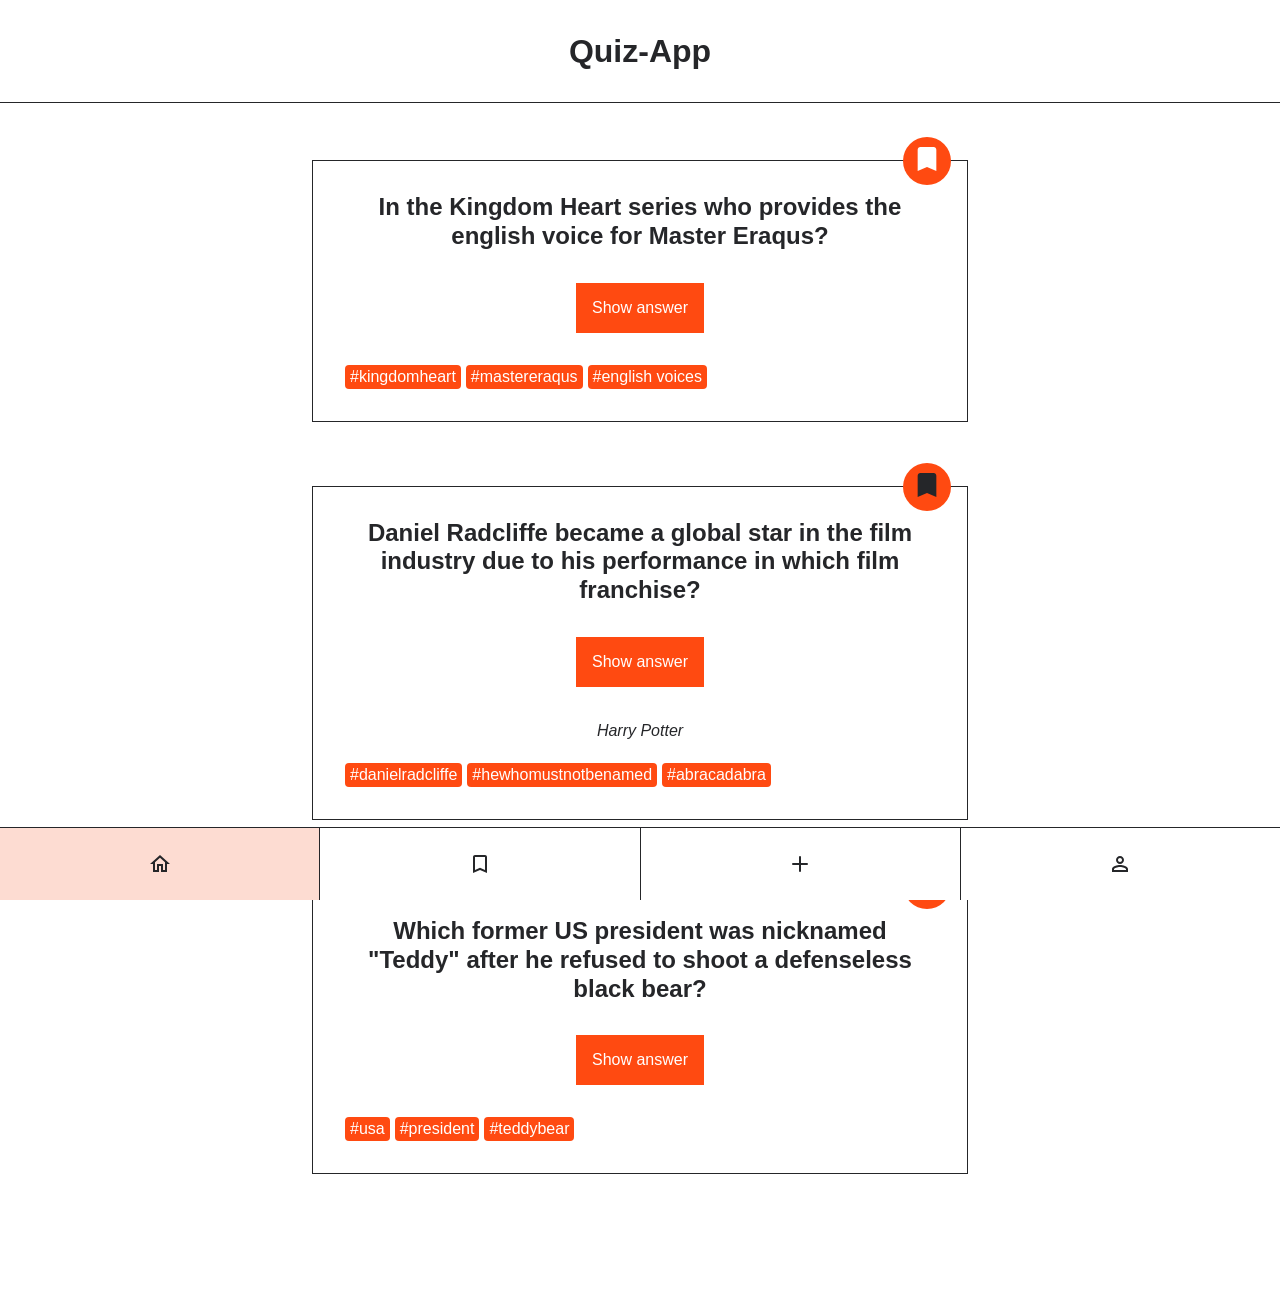
<file: index.html>
<!DOCTYPE html>
<html lang="en">

<head>
  <meta charset="UTF-8" />
  <meta http-equiv="X-UA-Compatible" content="IE=edge" />
  <meta name="viewport" content="width=device-width, initial-scale=1.0" />
  <script src="./index.js" defer></script>
  <title>Quiz-App</title>

  <link rel="stylesheet" href="./styles.css" />
</head>

<body>
  <header class="header">
    <h1 class="header__title">Quiz-App</h1>
  </header>
  <main>
    <ul class="card-list">
      <!--
                FIRST CARD
              -->
      <li class="card-list__item">
        <article class="card">
          <h2 class="card__question">
            In the Kingdom Heart series who provides the english voice for
            Master Eraqus?
          </h2>
          <button class="card__button-answer" data-js="answerButton" type="button">
            Show answer
          </button>
          <p class="card__answer" data-js="answer">Mark Hamill</p>
          <ul class="card__tag-list">
            <li class="card__tag-list-item">#kingdomheart</li>
            <li class="card__tag-list-item">#mastereraqus</li>
            <li class="card__tag-list-item">#english voices</li>
          </ul>
          <div class="card__button-bookmark">
            <button class="bookmark" data-js="bookmarkButton" aria-label="bookmark" type="button">
              <svg class="bookmark__icon" xmlns="http://www.w3.org/2000/svg" viewbox="0 0 24 24">
                <path d="M17 3H7c-1.1 0-2 .9-2 2v16l7-3 7 3V5c0-1.1-.9-2-2-2z" />
              </svg>
            </button>
          </div>
        </article>
      </li>
      <!--
                SECOND CARD
              -->
      <li class="card-list__item">
        <article class="card">
          <h2 class="card__question">
            Daniel Radcliffe became a global star in the film industry due to
            his performance in which film franchise?
          </h2>
          <button class="card__button-answer" type="button">
            Show answer
          </button>
          <p class="card__answer card__answer--active">Harry Potter</p>
          <ul class="card__tag-list">
            <li class="card__tag-list-item">#danielradcliffe</li>
            <li class="card__tag-list-item">#hewhomustnotbenamed</li>
            <li class="card__tag-list-item">#abracadabra</li>
          </ul>
          <div class="card__button-bookmark">
            <button class="bookmark bookmark--active" aria-label="bookmark" type="button">
              <svg class="bookmark__icon" xmlns="http://www.w3.org/2000/svg" viewbox="0 0 24 24">
                <path d="M17 3H7c-1.1 0-2 .9-2 2v16l7-3 7 3V5c0-1.1-.9-2-2-2z" />
              </svg>
            </button>
          </div>
        </article>
      </li>
      <!--
                THIRD CARD
              -->
      <li class="card-list__item">
        <article class="card">
          <h2 class="card__question">
            Which former US president was nicknamed &quot;Teddy&quot; after he
            refused to shoot a defenseless black bear?
          </h2>
          <button class="card__button-answer" type="button">
            Show answer
          </button>
          <p class="card__answer">Theodore Roosevelt</p>
          <ul class="card__tag-list">
            <li class="card__tag-list-item">#usa</li>
            <li class="card__tag-list-item">#president</li>
            <li class="card__tag-list-item">#teddybear</li>
          </ul>
          <div class="card__button-bookmark">
            <button class="bookmark" aria-label="bookmark" type="button">
              <svg class="bookmark__icon" xmlns="http://www.w3.org/2000/svg" viewbox="0 0 24 24">
                <path d="M17 3H7c-1.1 0-2 .9-2 2v16l7-3 7 3V5c0-1.1-.9-2-2-2z" />
              </svg>
            </button>
          </div>
        </article>
      </li>
    </ul>
  </main>

  <nav class="navigation">
    <ul class="navigation__list">
      <li class="navigation__list-item navigation__list-item--active">
        <a class="navigation__link" href="index.html" aria-label="go to home page">
          <svg xmlns="http://www.w3.org/2000/svg" height="24px" viewbox="0 0 24 24" width="24px">
            <path d="M12 5.69l5 4.5V18h-2v-6H9v6H7v-7.81l5-4.5M12 3L2 12h3v8h6v-6h2v6h6v-8h3L12 3z" />
          </svg>
        </a>
      </li>
      <li class="navigation__list-item">
        <a class="navigation__link" href="bookmarks.html" aria-label="go to bookmarks page">
          <svg xmlns="http://www.w3.org/2000/svg" height="24px" viewbox="0 0 24 24" width="24px">
            <path d="M17 3H7c-1.1 0-2 .9-2 2v16l7-3 7 3V5c0-1.1-.9-2-2-2zm0 15l-5-2.18L7 18V5h10v13z" />
          </svg>
        </a>
      </li>



      <li class="navigation__list-item">
        <a class="navigation__link" href="/form.html" aria-label="go to home page">
          <svg xmlns="http://www.w3.org/2000/svg" width="24" height="24" viewBox="0 0 24 24" fill="none"
            stroke="currentColor" stroke-width="2" stroke-linecap="round" stroke-linejoin="round"
            class="lucide lucide-plus">
            <path d="M5 12h14" />
            <path d="M12 5v14" />
          </svg>
        </a>
      </li>











      <li class="navigation__list-item">
        <a class="navigation__link" href="profile.html" aria-label="go to profile page">
          <svg xmlns="http://www.w3.org/2000/svg" height="24px" viewbox="0 0 24 24" width="24px">
            <path
              d="M12 6c1.1 0 2 .9 2 2s-.9 2-2 2-2-.9-2-2 .9-2 2-2m0 9c2.7 0 5.8 1.29 6 2v1H6v-.99c.2-.72 3.3-2.01 6-2.01m0-11C9.79 4 8 5.79 8 8s1.79 4 4 4 4-1.79 4-4-1.79-4-4-4zm0 9c-2.67 0-8 1.34-8 4v3h16v-3c0-2.66-5.33-4-8-4z" />
          </svg>
        </a>
      </li>
    </ul>
  </nav>
</body>

</html>
</file>
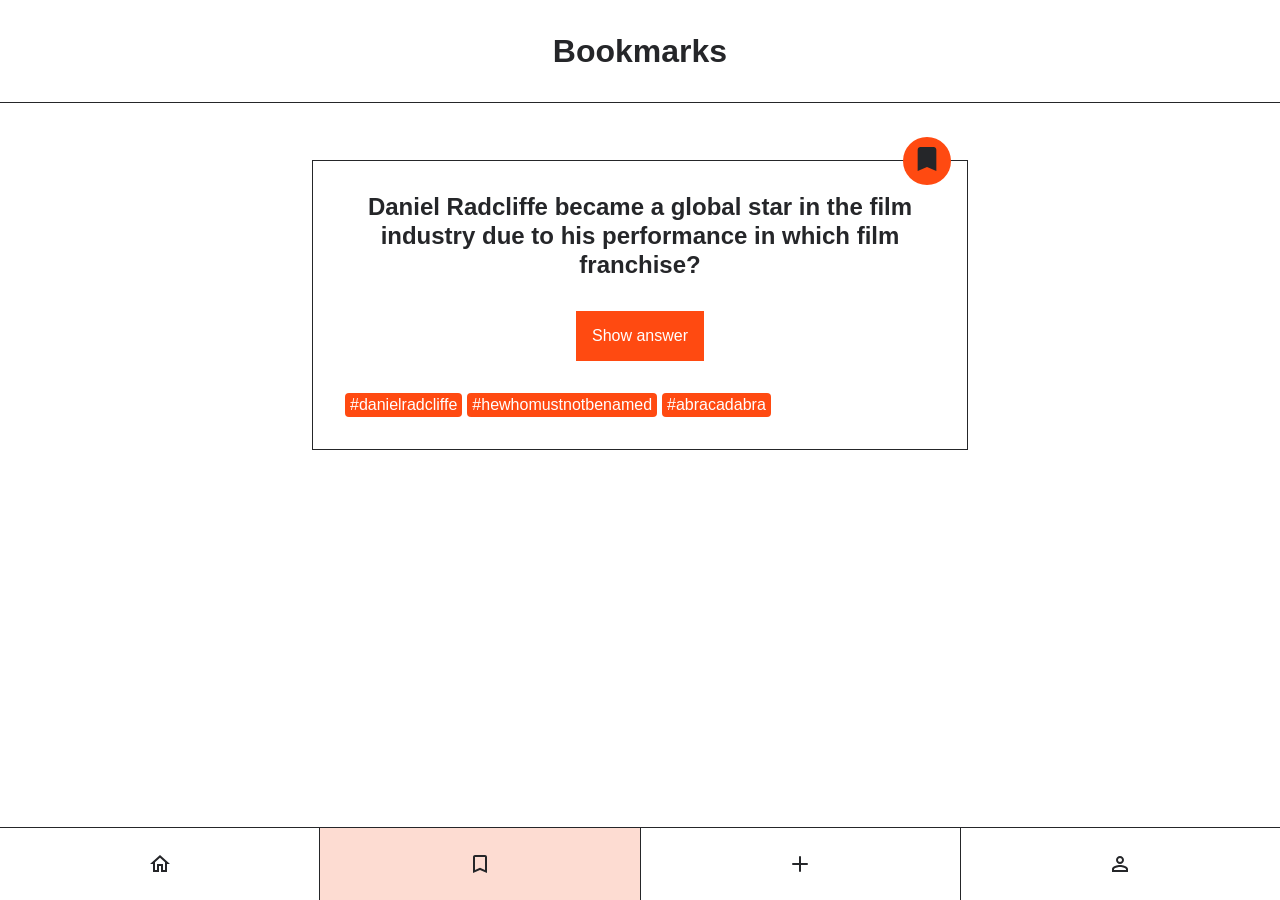
<file: bookmarks.html>
<!DOCTYPE html>
<html lang="en">

<head>
  <meta charset="UTF-8" />
  <meta http-equiv="X-UA-Compatible" content="IE=edge" />
  <meta name="viewport" content="width=device-width, initial-scale=1.0" />
  <title>Quiz-App</title>
  <link rel="stylesheet" href="./styles.css" />
</head>

<body>
  <header class="header">
    <h1 class="header__title">Bookmarks</h1>
  </header>
  <main>
    <ul class="card-list">
      <li class="card-list__item">
        <article class="card">
          <h2 class="card__question">
            Daniel Radcliffe became a global star in the film industry due to
            his performance in which film franchise?
          </h2>
          <button class="card__button-answer" type="button">
            Show answer
          </button>
          <p class="card__answer">Harry Potter</p>
          <ul class="card__tag-list">
            <li class="card__tag-list-item">#danielradcliffe</li>
            <li class="card__tag-list-item">#hewhomustnotbenamed</li>
            <li class="card__tag-list-item">#abracadabra</li>
          </ul>
          <div class="card__button-bookmark">
            <button class="bookmark bookmark--active" aria-label="bookmark" type="button">
              <svg class="bookmark__icon" xmlns="http://www.w3.org/2000/svg" viewbox="0 0 24 24">
                <path d="M17 3H7c-1.1 0-2 .9-2 2v16l7-3 7 3V5c0-1.1-.9-2-2-2z" />
              </svg>
            </button>
          </div>
        </article>
      </li>
    </ul>
  </main>

  <nav class="navigation">
    <ul class="navigation__list">
      <li class="navigation__list-item">
        <a class="navigation__link" href="index.html" aria-label="go to home page">
          <svg xmlns="http://www.w3.org/2000/svg" height="24px" viewbox="0 0 24 24" width="24px">
            <path d="M12 5.69l5 4.5V18h-2v-6H9v6H7v-7.81l5-4.5M12 3L2 12h3v8h6v-6h2v6h6v-8h3L12 3z" />
          </svg>
        </a>
      </li>
      <li class="navigation__list-item navigation__list-item--active">
        <a class="navigation__link" href="bookmarks.html" aria-label="go to bookmarks page">
          <svg xmlns="http://www.w3.org/2000/svg" height="24px" viewbox="0 0 24 24" width="24px">
            <path d="M17 3H7c-1.1 0-2 .9-2 2v16l7-3 7 3V5c0-1.1-.9-2-2-2zm0 15l-5-2.18L7 18V5h10v13z" />
          </svg>
        </a>





      <li class="navigation__list-item">
        <a class="navigation__link" href="/form.html" aria-label="go to home page">
          <svg xmlns="http://www.w3.org/2000/svg" width="24" height="24" viewBox="0 0 24 24" fill="none"
            stroke="currentColor" stroke-width="2" stroke-linecap="round" stroke-linejoin="round"
            class="lucide lucide-plus">
            <path d="M5 12h14" />
            <path d="M12 5v14" />
          </svg>
        </a>
      </li>

      </li>
      <li class="navigation__list-item">
        <a class="navigation__link" href="profile.html" aria-label="go to profile page">
          <svg xmlns="http://www.w3.org/2000/svg" height="24px" viewbox="0 0 24 24" width="24px">
            <path
              d="M12 6c1.1 0 2 .9 2 2s-.9 2-2 2-2-.9-2-2 .9-2 2-2m0 9c2.7 0 5.8 1.29 6 2v1H6v-.99c.2-.72 3.3-2.01 6-2.01m0-11C9.79 4 8 5.79 8 8s1.79 4 4 4 4-1.79 4-4-1.79-4-4-4zm0 9c-2.67 0-8 1.34-8 4v3h16v-3c0-2.66-5.33-4-8-4z" />
          </svg>
        </a>
      </li>
    </ul>
  </nav>
</body>

</html>
</file>
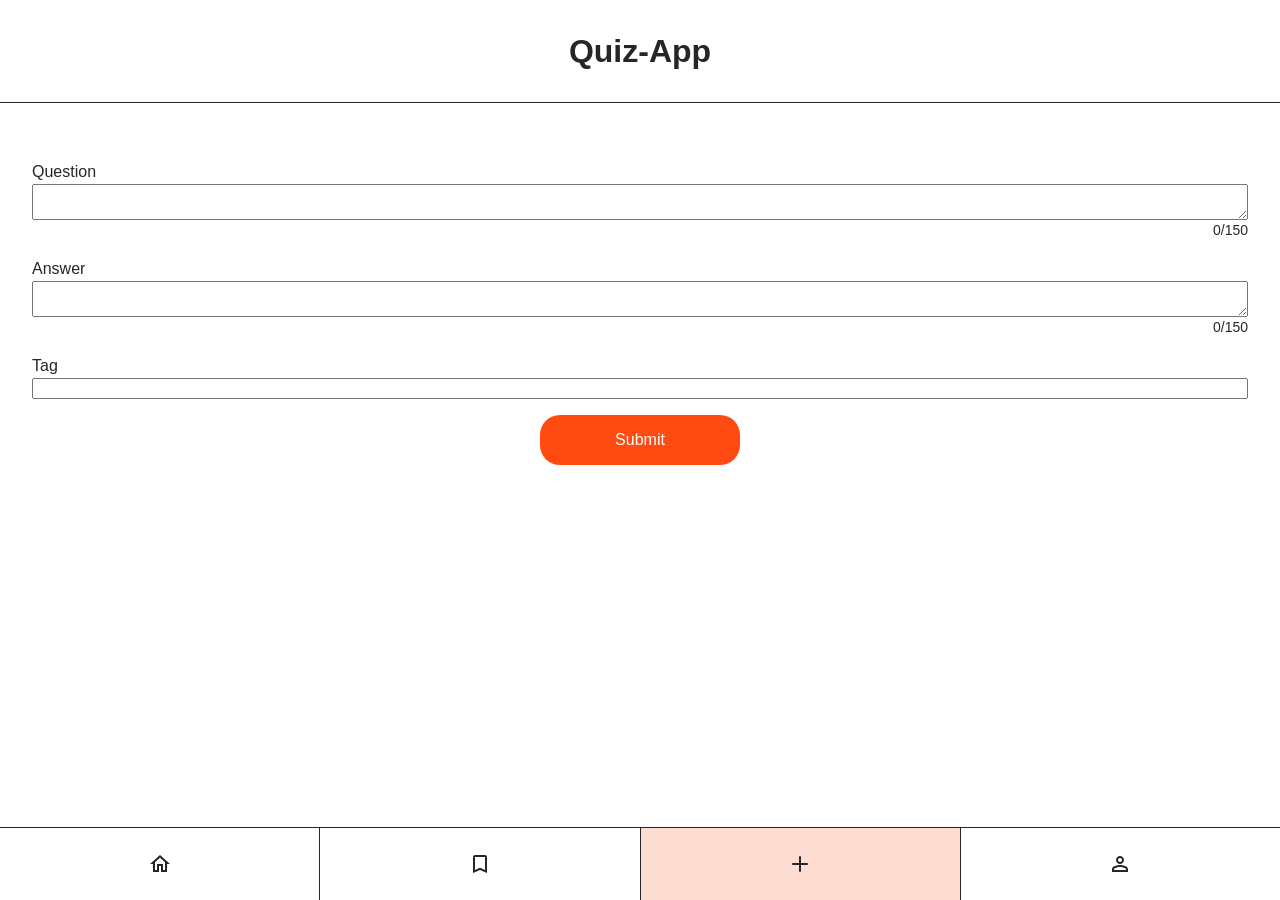
<file: form.html>
<!DOCTYPE html>
<html lang="en">

<head>
    <meta charset="UTF-8" />
    <meta http-equiv="X-UA-Compatible" content="IE=edge" />
    <meta name="viewport" content="width=device-width, initial-scale=1.0" />
    <script src="/index.js" defer></script>
    <title>Quiz-App</title>
    <link rel="stylesheet" href="/styles.css" />
</head>

<body>
    <header class="header">
        <h1 class="header__title">Quiz-App</h1></header>
    <main>

    
        <form class="question-form">
            <label class="question-form__input">
                Question
                <textarea name="Question" maxlength="150" data-js="question-input"></textarea>
                <span class="question-form__character-count">0/150 </span>
            </label>



            <label class="question-form__input"> Answer

                <textarea name="answer" maxlength="150" data-js="answer-character-count"></textarea>

                <span class="question-form__character-count">0/150</span>
            </label>

            <label class="question-form__input">
                Tag

                <input type="text" name="tag" />
            </label>

            <button class="question-form__submit-button own" type="submit">Submit</button>
        </form>

        <ul class="card-list" data-js="card-container"></ul>
        
        
        
    </main>

    <nav class="navigation">
        <ul class="navigation__list">
            <li class="navigation__list-item">
                <a class="navigation__link" href="index.html" aria-label="go to home page">
                    <svg xmlns="http://www.w3.org/2000/svg" height="24px" viewbox="0 0 24 24" width="24px">
                        <path d="M12 5.69l5 4.5V18h-2v-6H9v6H7v-7.81l5-4.5M12 3L2 12h3v8h6v-6h2v6h6v-8h3L12 3z" />
                    </svg>
                </a>
            </li>
            <li class="navigation__list-item">
                <a class="navigation__link" href="bookmarks.html" aria-label="go to bookmarks page">
                    <svg xmlns="http://www.w3.org/2000/svg" height="24px" viewbox="0 0 24 24" width="24px">
                        <path d="M17 3H7c-1.1 0-2 .9-2 2v16l7-3 7 3V5c0-1.1-.9-2-2-2zm0 15l-5-2.18L7 18V5h10v13z" />
                    </svg>
                </a>
            </li>

            <li class="navigation__list-item navigation__list-item--active">
                <a class="navigation__link" href="/form.html" aria-label="go to home page">
                    <svg xmlns="http://www.w3.org/2000/svg" width="24" height="24" viewBox="0 0 24 24" fill="none"
                        stroke="currentColor" stroke-width="2" stroke-linecap="round" stroke-linejoin="round"
                        class="lucide lucide-plus">
                        <path d="M5 12h14" />
                        <path d="M12 5v14" />
                    </svg>
                </a>
            </li>







            <li class="navigation__list-item">
                <a class="navigation__link" href="/profile.html" aria-label="go to profile page">
                    <svg xmlns="http://www.w3.org/2000/svg" height="24px" viewbox="0 0 24 24" width="24px">
                        <path
                            d="M12 6c1.1 0 2 .9 2 2s-.9 2-2 2-2-.9-2-2 .9-2 2-2m0 9c2.7 0 5.8 1.29 6 2v1H6v-.99c.2-.72 3.3-2.01 6-2.01m0-11C9.79 4 8 5.79 8 8s1.79 4 4 4 4-1.79 4-4-1.79-4-4-4zm0 9c-2.67 0-8 1.34-8 4v3h16v-3c0-2.66-5.33-4-8-4z" />
                    </svg>
                </a>
            </li>
        </ul>
    </nav>
</body>

</html>
</file>
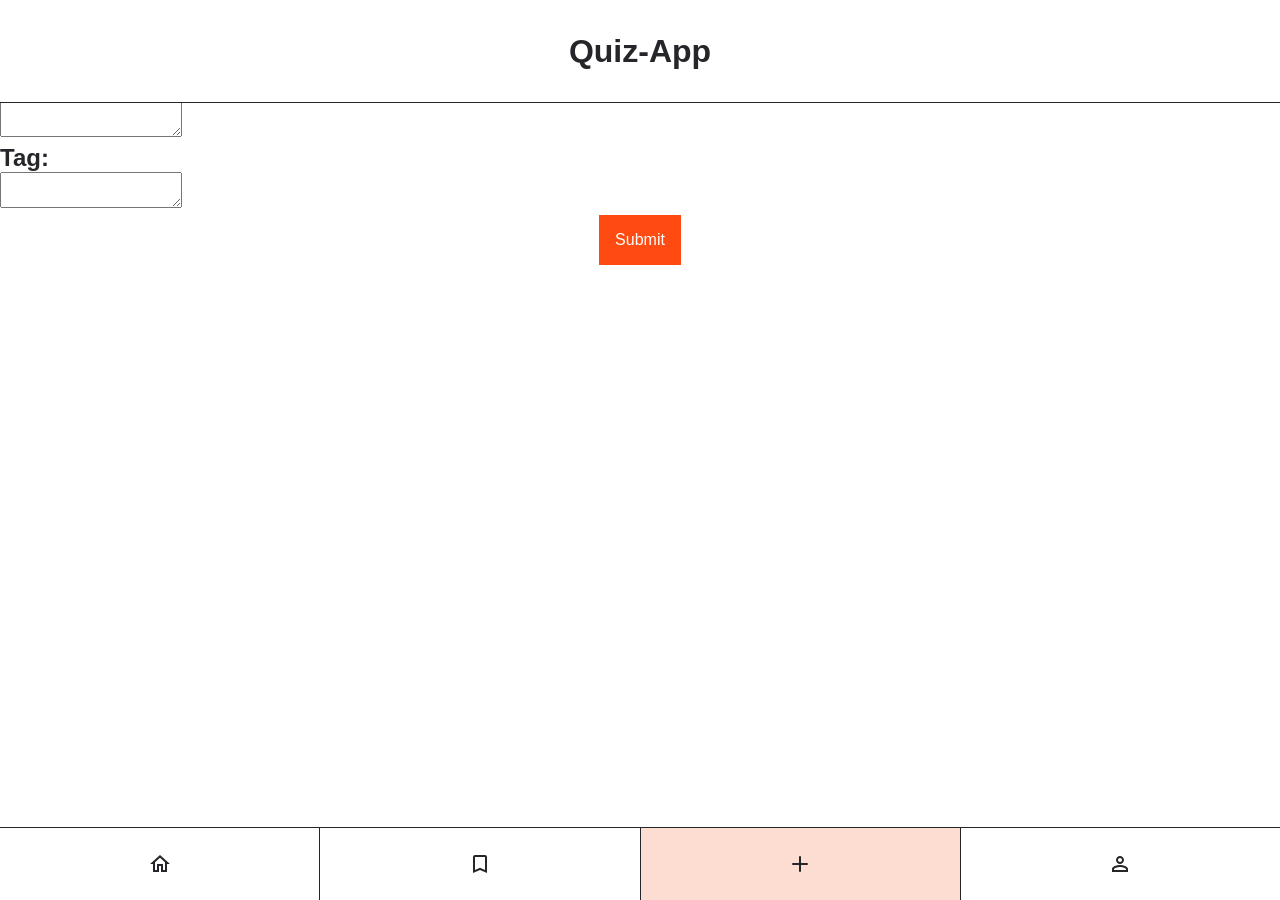
<file: components/bookmark/form.html>
<!DOCTYPE html>
<html lang="en">

<head>
    <meta charset="UTF-8" />
    <meta http-equiv="X-UA-Compatible" content="IE=edge" />
    <meta name="viewport" content="width=device-width, initial-scale=1.0" />
    <script src="/index.js" defer></script>
    <title>Quiz-App</title>
    <link rel="stylesheet" href="/styles.css" />
</head>

<body>
    <header class="header">
        <h1 class="header__title">Quiz-App</h1>
    </header>
    <main>
        <section class="main">

            
            
            <h2>your queston:</h2>
            <textarea class="your_queston">
                
            </textarea>
            
            
            <h2>Your answer:</h2>
            <textarea class="your_answer">
                
                
            </textarea>
            
            
            <h2>Tag:</h2>
            <textarea class="tag">
                
                
            </textarea>
            
            
            <button class="card__button-answer costum-button">Submit</button>
            
            
            
        </section>

    </main>

    <nav class="navigation">
        <ul class="navigation__list">
            <li class="navigation__list-item">
                <a class="navigation__link" href="index.html" aria-label="go to home page">
                    <svg xmlns="http://www.w3.org/2000/svg" height="24px" viewbox="0 0 24 24" width="24px">
                        <path d="M12 5.69l5 4.5V18h-2v-6H9v6H7v-7.81l5-4.5M12 3L2 12h3v8h6v-6h2v6h6v-8h3L12 3z" />
                    </svg>
                </a>
            </li>
            <li class="navigation__list-item">
                <a class="navigation__link" href="bookmarks.html" aria-label="go to bookmarks page">
                    <svg xmlns="http://www.w3.org/2000/svg" height="24px" viewbox="0 0 24 24" width="24px">
                        <path d="M17 3H7c-1.1 0-2 .9-2 2v16l7-3 7 3V5c0-1.1-.9-2-2-2zm0 15l-5-2.18L7 18V5h10v13z" />
                    </svg>
                </a>
            </li>

            <li class="navigation__list-item navigation__list-item--active">
                <a class="navigation__link" href="index.html" aria-label="go to home page">
                    <svg xmlns="http://www.w3.org/2000/svg" width="24" height="24" viewBox="0 0 24 24" fill="none"
                        stroke="currentColor" stroke-width="2" stroke-linecap="round" stroke-linejoin="round"
                        class="lucide lucide-plus">
                        <path d="M5 12h14" />
                        <path d="M12 5v14" />
                    </svg>
                </a>
            </li>







            <li class="navigation__list-item">
                <a class="navigation__link" href="profile.html" aria-label="go to profile page">
                    <svg xmlns="http://www.w3.org/2000/svg" height="24px" viewbox="0 0 24 24" width="24px">
                        <path
                            d="M12 6c1.1 0 2 .9 2 2s-.9 2-2 2-2-.9-2-2 .9-2 2-2m0 9c2.7 0 5.8 1.29 6 2v1H6v-.99c.2-.72 3.3-2.01 6-2.01m0-11C9.79 4 8 5.79 8 8s1.79 4 4 4 4-1.79 4-4-1.79-4-4-4zm0 9c-2.67 0-8 1.34-8 4v3h16v-3c0-2.66-5.33-4-8-4z" />
                    </svg>
                </a>
            </li>
        </ul>
    </nav>
</body>

</html>
</file>
<file: styles.css>
@import "./global.css";

@import "./components/bookmark/bookmark.css";
@import "./components/card-list/card-list.css";
@import "./components/card/card.css";
@import "./components/header/header.css";
@import "./components/navigation/navigation.css";
@import "./components/profile/profile.css";
@import "./components/counter-list/counter-list.css";
@import "./components/form.css";
</file>
